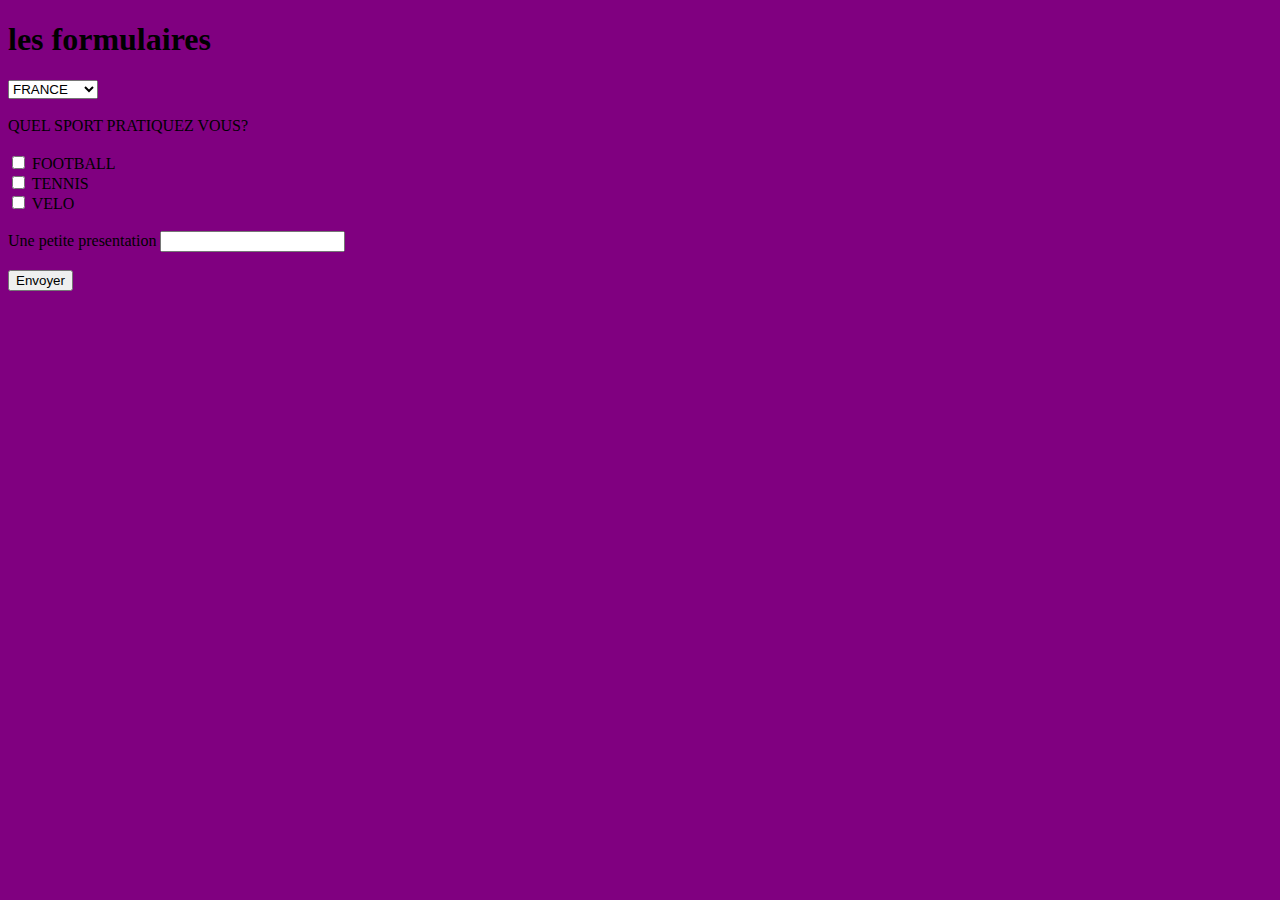
<file: Fichier-html-css/Chapitre-61/index.html>
<!DOCTYPE html>
<html lang="en">
<head>
    <meta charset="UTF-8">
    <meta name="viewport" content="width=device-width, initial-scale=1.0">
    <link rel="stylesheet" href="style.css">
    <title>Document</title>
</head>
<body>
    <h1>les formulaires</h1>
    <form method="post" action="traitement.php ">
       <select name="pays"> <!-- l'element select permet de definir une liste -->

        <optgroup label="europe">EUROPE</optgroup> <!-- Avec sa valeur option on peut definir les options de notre liste -->
            <option value="france">FRANCE</option>
            <option value="italy">ITALY</option>
            <option value="espagne">ESPAGNE</option>
        <optgroup label="amerique">AMERIQUE</optgroup>
            <option value="canada">CANADA</option>
            <option value="etat-unis">ETAT-UNIS</option>
        <optgroup label="afrique">AFRIQUE</optgroup>
            <option value="maroc">MAROC</option>
            <option value="senegal">SENEGAL</option>
            <option value="mali">MALI</option>
            
        </select><br><br>

        QUEL SPORT PRATIQUEZ VOUS?<br><br>
        <input type="checkbox" id="football" name="sport" value="football">
        <label for="football">FOOTBALL</label><br>
        
        <input type="checkbox" id="tennis" name="sport" value="tennis">
        <label for="tennis">TENNIS</label><br>
        
        <input type="checkbox" id="vélo" name="sport" value="vélo">
        <label for="vélo">VELO</label><br><br>
        


        <label for="prez">Une petite presentation</label>
        <input type="text" id="prez" name="presentation"><br><br>

        <input type="submit" value="Envoyer">

    </form>
    
</body>
</html>
</file>
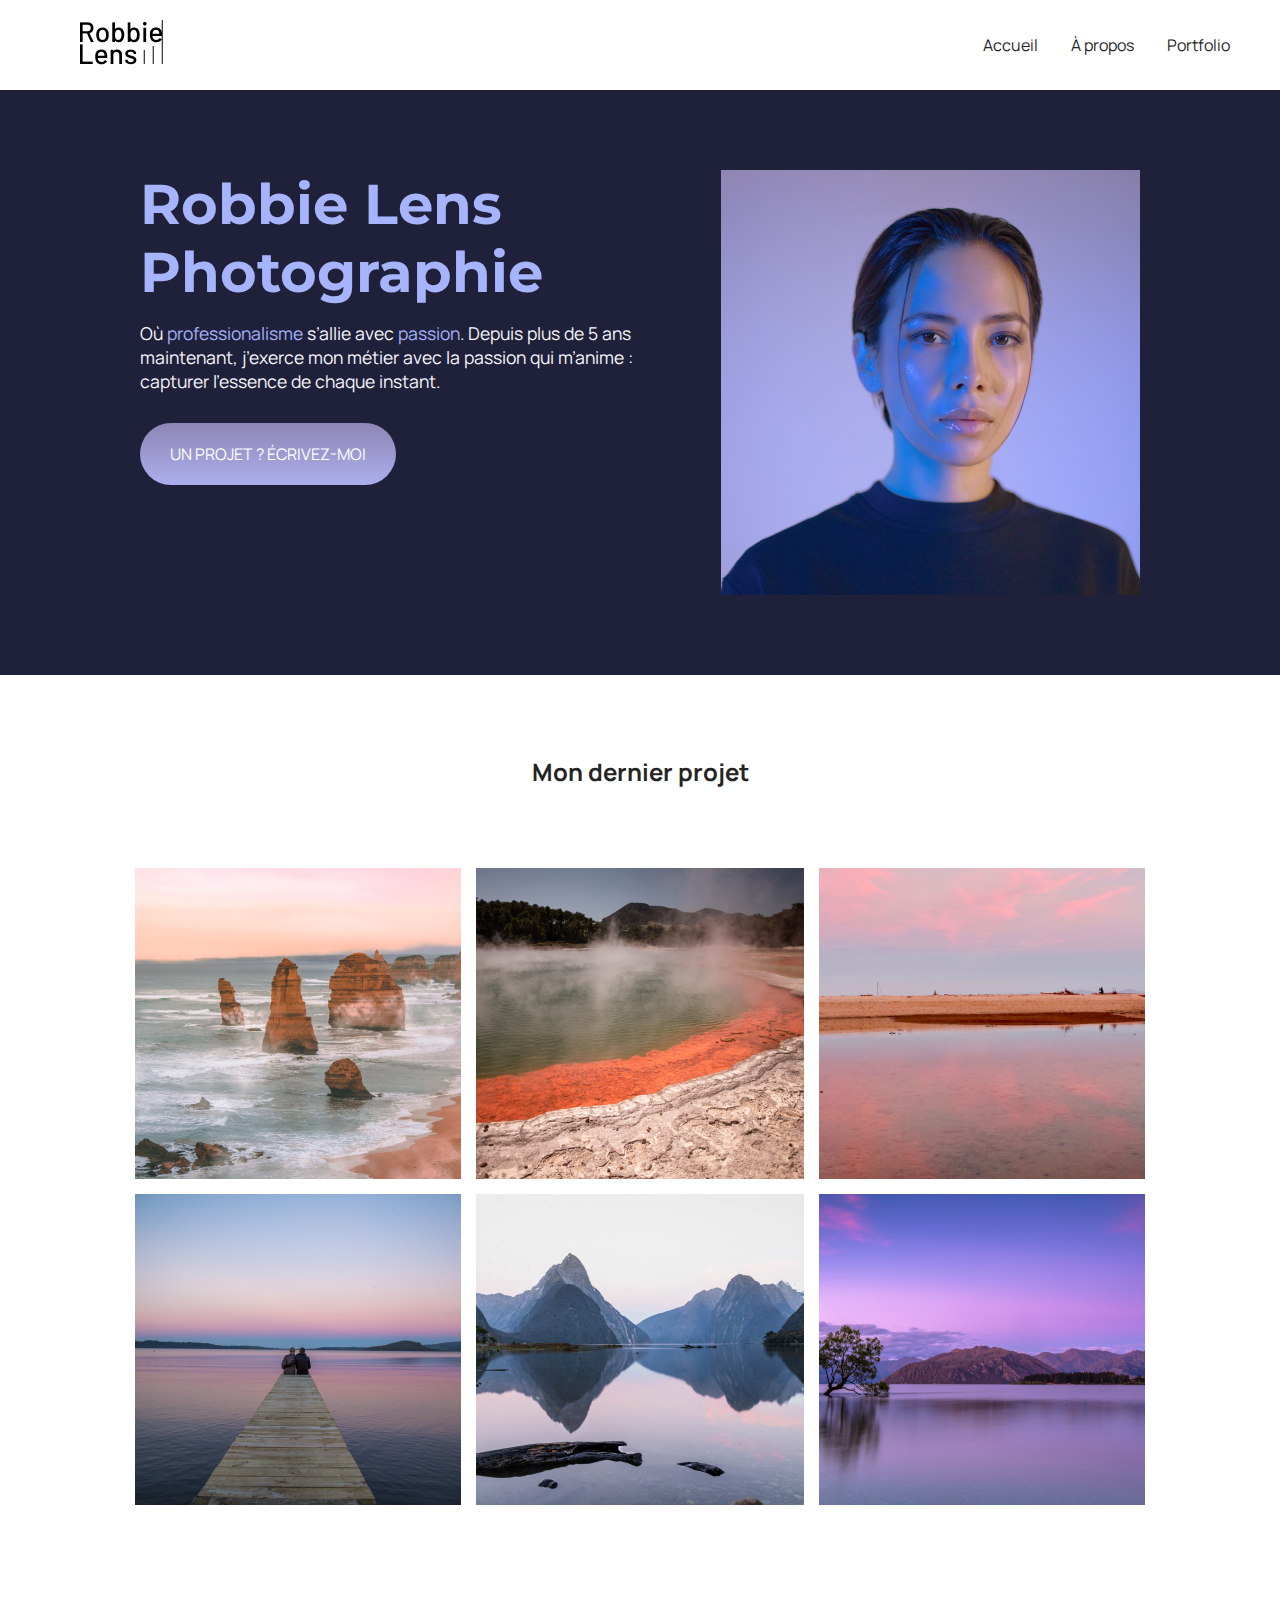
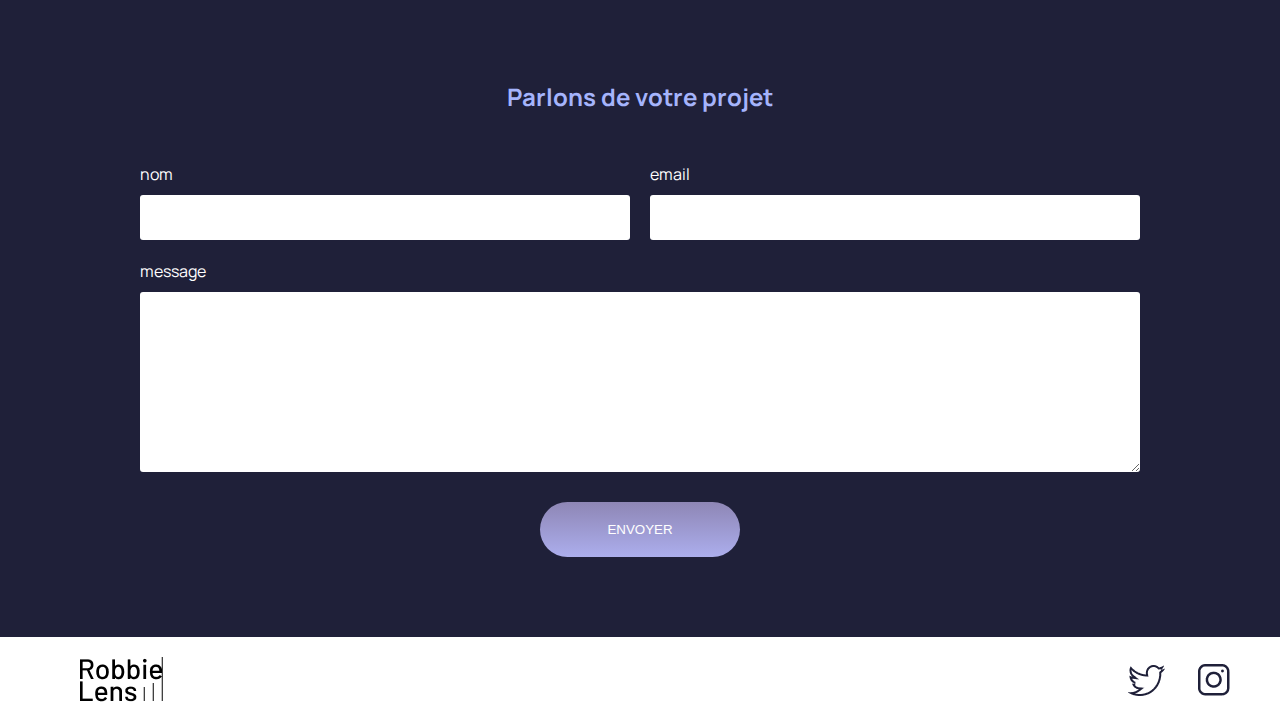
<file: Tache-02/le site de robbie lens/index.html>
<!DOCTYPE html><html lang="fr"><head>
    <meta charset="utf-8">
    <title>Accueil - Robbie Lens Photographie</title>
    <link href="css/style.css" rel="stylesheet">
    <link href="css/index.css" rel="stylesheet">
    <link rel="preconnect" href="https://fonts.googleapis.com">
    <link rel="preconnect" href="https://fonts.gstatic.com" crossorigin="">
    <link href="https://fonts.googleapis.com/css2?family=Manrope&amp;family=Montserrat&amp;display=swap" rel="stylesheet">
</head>

<body>
    <header>
        <nav>
            <a href="index.html" class="lien-icone">
                <img src="images/logo.png" alt="Logo Robbie Lens">
            </a>
            <div>
                <a href="index.html">Accueil</a>
                <a href="a-propos.html">À propos</a>
                <a href="portfolio.html">Portfolio</a>
            </div>
        </nav>
    </header>
    <main>
        <section class="accueil-introduction">
            <div>
                <h1>Robbie Lens Photographie</h1>
                <p>
                    Où <em>professionalisme</em> s’allie avec <em>passion</em>. Depuis
                    plus de 5 ans maintenant, j’exerce mon métier avec la passion
                    qui m’anime : capturer l’essence de chaque instant.
                </p>
                <a href="#contact" class="cta">UN PROJET ? ÉCRIVEZ-MOI</a>
            </div>
            <img src="images/robbie-lens.png" alt="Portrait avec effet de la photographe Robbie Lens">
        </section>
        <section class="accueil-photos">
            <h2>Mon dernier projet</h2>
            <div>
                <img src="images/element-1.png" alt="Twelve apostles - Australie">
                <img src="images/element-2.png" alt="Wai-O-Tapu - Nouvelle-Zélande">
                <img src="images/element-3.png" alt="Parc National d’Abel Tasman - Nouvelle-Zélande">
            </div>
            <div>
                <img src="images/element-4.png" alt="Lac Rotorua - Nouvelle-Zélande">
                <img src="images/element-5.png" alt="Milford Sound - Nouvelle-Zélande">
                <img src="images/element-6.png" alt="Lac Wanaka - Nouvelle-Zélande">
            </div>
        </section>
        <section id="contact" class="section-contact">
            <h2>Parlons de votre projet</h2>
            <form method="get" action="">
                <div class="form-nom-email">
                    <div class="form-column">
                        <label for="nom">nom</label>
                        <input type="text" name="nom" id="nom">
                    </div>
                    <div class="form-column">
                        <label for="email">email</label>
                        <input type="e-mail" name="email" id="email">
                    </div>
                </div>
                <label for="message">message</label>
                <textarea name="message" id="message" rows="10"></textarea>
                <input type="submit" value="ENVOYER" class="cta">
            </form>
        </section>
    </main>
    <footer>
        <a href="index.html" class="lien-icone">
            <img src="images/logo.png" alt="Logo Robbie Lens">
        </a>
        <div>
            <a target="_blank" href="https://twitter.com/" class="lien-icone">
                <img src="images/twitter.png" alt="Logo Twitter">
            </a>
            <a target="_blank" href="https://www.instagram.com/" class="lien-icone">
                <img src="images/instagram.png" alt="Logo Instagram">
            </a>
        </div>
    </footer>



</body></html>
</file>
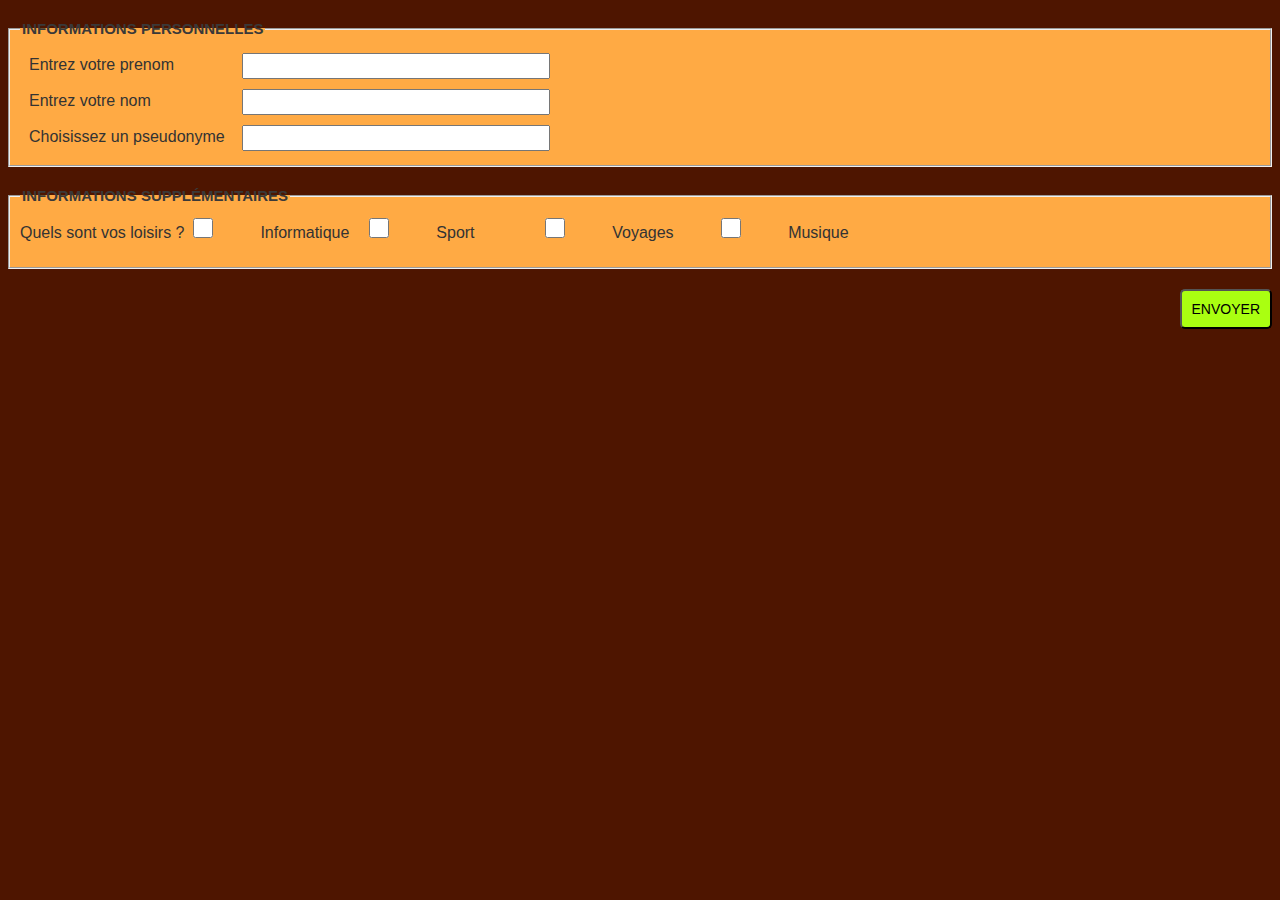
<file: Tache 01/Fichier-html-css/chapitre-63/index.html>
<!DOCTYPE html>
<html lang="en">
<head>
    <meta charset="UTF-8">
    <meta name="viewport" content="width=device-width, initial-scale=1.0">
    <link rel="stylesheet" href="style.css">
    <title>formulaire</title>
    <form method="post" action="traitement.php">
        <fieldset id="section1">
            <legend>Informations personnelles</legend>
                <label for="prenom">Entrez votre prenom</label>
                <input type="text" id="prenom" name="prenom"><br>
                <label for="nom">Entrez votre nom</label>
                <input type="text" id="nom" name="nom"><br>
                <label for="pseudo">Choisissez un pseudonyme</label>
                <input type="text" id="pseudo" name="pseudo"><br>
        </fieldset>

     <fieldset id="section2">
        <legend>Informations supplémentaires</legend>
        Quels sont vos loisirs ?
            <input type="checkbox" name="hobbies" value="informatique" id="inf">
             <label for="informatique">Informatique</label>
            <input type="checkbox" name="hobbies" value="sport" id="sport">
             <label for="sport">Sport</label>
             <input type="checkbox" name="hobbies" value="voyages" id="voyages">
             <label for="voyages">Voyages</label>
            <input type="checkbox" name="hobbies" value="musique" id="musique">
            <label for="musique">Musique</label>
     </fieldset>

        
        <input type="submit" value="Envoyer">
    </form>
</head>
<body>
    
</body>
</html>
</file>
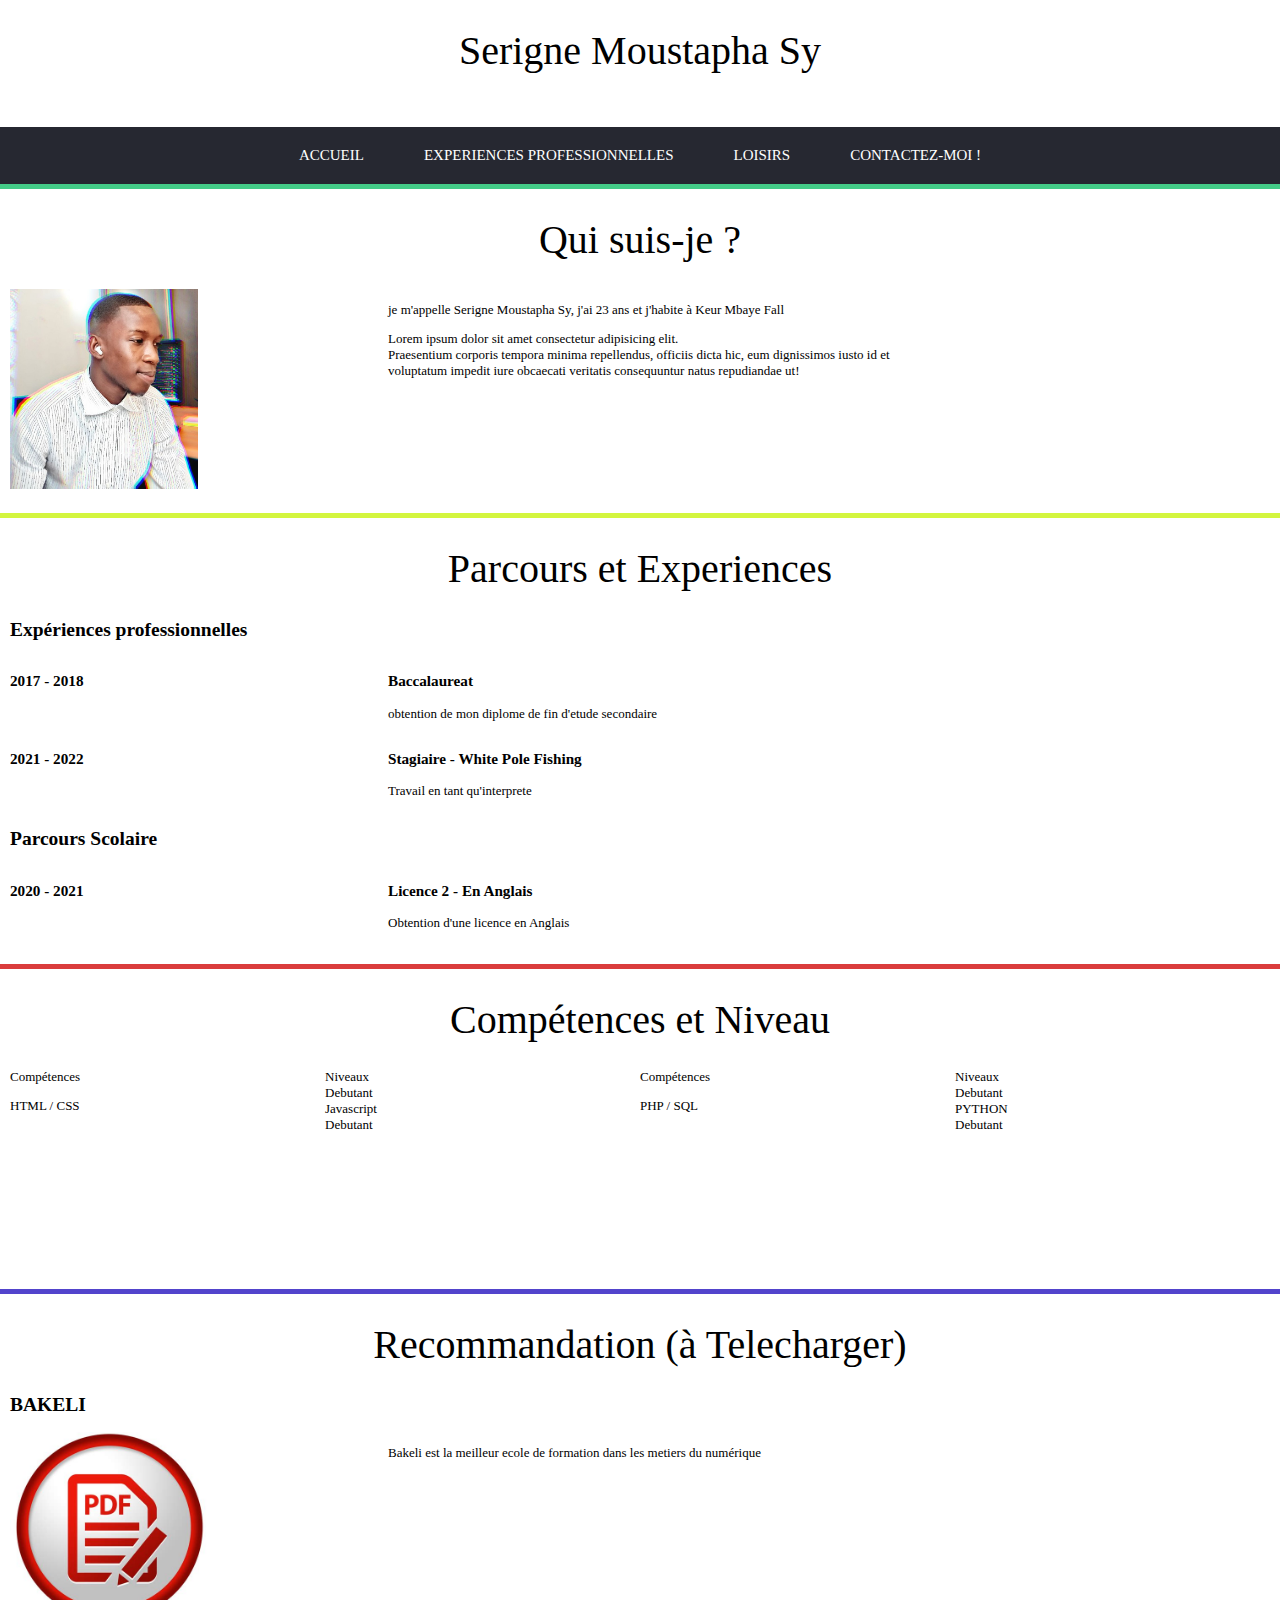
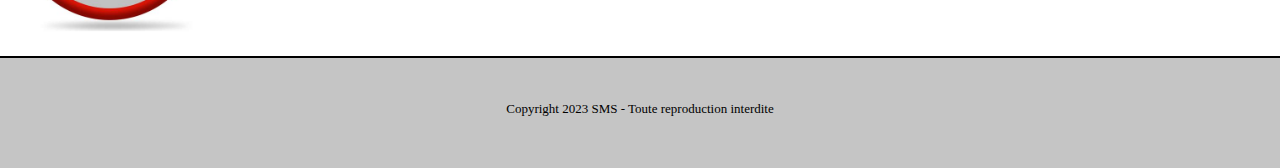
<file: Tache 01/Fichier-html-css/Création-d'un-site-personnel-dernier-chapitre-tache-01/index.html>
<!DOCTYPE html>
<html lang="fr-FR">
    <head>
        <title>Mon CV en ligne</title>
        <meta charset="UTF-8">
        <meta name="viewport" content="width=device-width, initial-scale=1.0">
        <meta name="description" content="présentation -CV de Moustapha ">
        <link rel="stylesheet" href="style.css">
    </head>
    <body>
        <header>
            <h1>Serigne Moustapha Sy</h1>
        </header>
        <nav>
            <div class="table">
                <ul>
                    <li class="menu-ind">
                        <a href="index.html">Accueil</a>
                    </li>
                    <li class="menu-exp">
                        <a href="experiences-pro.html">Experiences professionnelles</a>
                    </li>
                    <li class="menu-hob">
                        <a href="hobbies.html">Loisirs</a>
                    </li>
                    <li class="menu-con">
                        <a href="contact.html">Contactez-moi !</a>
                    </li>
                </ul>
            </div>
        </nav>
        <article>
            <section class="presentation">
                <div class="sec">
                    <h1>Qui suis-je ?</h1>
                    <div class="left">
                        <img src="images/tapha - Copie.jpg" alt="Ma photo">
                    </div>
                    <div class="right">
                        <p>je m'appelle Serigne Moustapha Sy, j'ai 23 ans et j'habite à Keur Mbaye Fall</p>
                        <p>Lorem ipsum dolor sit amet consectetur adipisicing elit. <br> Praesentium corporis tempora minima repellendus, officiis dicta hic, eum dignissimos iusto id et <br>voluptatum impedit iure obcaecati veritatis consequuntur natus repudiandae ut!</p>
                    </div>
                </div>
            </section>
            <section class="parcours">
                <h1>Parcours et Experiences</h1>
                <div class="sec">
                    <h2>Expériences professionnelles</h2>
                    <div class="exp">
                        <div class="left">
                            <h3>2017 - 2018</h3>
                        </div>
                        <div class="right">
                            <h3>Baccalaureat</h3>
                            <p>obtention de mon diplome de fin d'etude secondaire</p>
                        </div>
                    </div>
                    <div class="exp">
                        <div class="left">
                            <h3>2021 - 2022</h3>
                        </div>
                        <div class="right">
                            <h3>Stagiaire - White Pole Fishing</h3>
                            <p>Travail en tant qu'interprete</p>
                        </div>
                    </div>
                    <h2>Parcours Scolaire</h2>
                    <div class="exp">
                        <div class="left">
                            <h3>2020 - 2021</h3>
                        </div>
                        <div class="right">
                            <h3>Licence 2 - En Anglais</h3>
                            <p>Obtention d'une licence en Anglais</p>
                        </div>
                    </div>
                </div>
            </section>
            <section class="competences">
                <h1>Compétences et Niveau</h1>
                <div class="sec">
                    
                    <div class="cleft">
                        
                        <div class="sous">
                            <div class="sousleft">Compétences</div>
                            <div class="sousright">Niveaux</div>
                        </div>
                        <div class="sous">
                            <div class="sousleft"><p>HTML / CSS</p></div>
                            <div class="sousright">Debutant</div>
                        </div>
                        <div class="sous">
                            <div class="sousleft">Javascript</div>
                            <div class="sousright">Debutant</div>
                        </div>
                    </div>
                    
                    <div class="cright">
                        
                        <div class="sous">
                            <div class="sousleft">Compétences</div>
                            <div class="sousright">Niveaux</div>
                        </div>
                        <div class="sous">
                            <div class="sousleft"><p>PHP / SQL</p></div>
                            <div class="sousright">Debutant</div>
                        </div>
                        <div class="sous">
                            <div class="sousleft">PYTHON</div>
                            <div class="sousright">Debutant</div>
                        </div>
                        
                    
                    </div>
                </div>
            </section>
            <section class="recommandation">
                <h1>Recommandation (à Telecharger)</h1>
                <div class="sec">
                    <div class="reco">
                        <h2>BAKELI</h2>
                        <div class="left">
                            <a href="fichier-pdf/Fiche de renseignements - 30_08_2023 - Bakeli DAKAR - .pdf" target="_blank"><img src="fichier-pdf/pdflogo.jpeg"></a>
                        </div>
                        <div class="right">
                            <p>Bakeli est la meilleur ecole de formation dans les metiers du numérique</p>
                        </div>
                    </div>
                    

                </div>
                
            </section>
        </article>
        <footer>
            <p>Copyright 2023 SMS - Toute reproduction interdite</p>
        </footer>
    </body>
</html>
</file>
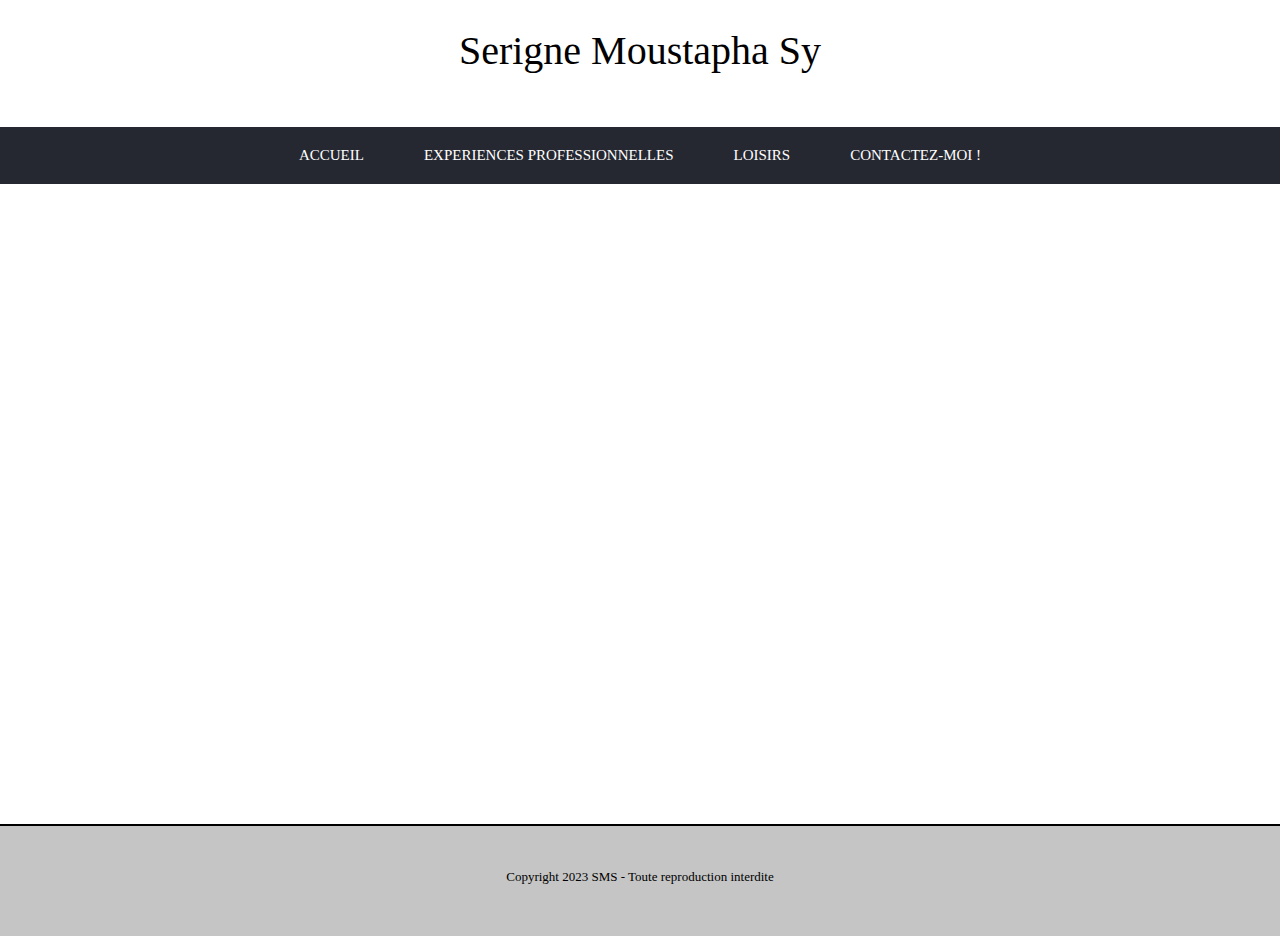
<file: Tache 01/Fichier-html-css/Création-d'un-site-personnel-dernier-chapitre-tache-01/experiences-pro.html>
<!DOCTYPE html>
<html lang="fr-FR">
    <head>
        <title>Mon CV en ligne</title>
        <meta charset="UTF-8">
        <meta name="viewport" content="width=device-width, initial-scale=1.0">
        <meta name="description" content="Découvrez mes experiences professionnelles passées ">
        <link rel="stylesheet" href="style.css">
    </head>
    <body>
        <header>
            <h1>Serigne Moustapha Sy</h1>
        </header>
        <nav>
            <div class="table">
                <ul>
                    <li class="menu-ind">
                        <a href="index.html">Accueil</a>
                    </li>
                    <li class="menu-exp">
                        <a href="experiences-pro.html">Experiences professionnelles</a>
                    </li>
                    <li class="menu-hob">
                        <a href="hobbies.html">Loisirs</a>
                    </li>
                    <li class="menu-con">
                        <a href="contact.html">Contactez-moi !</a>
                    </li>
                </ul>
            </div>
        </nav>
        <section class="orange">
            <div class="sec">
                <div class="leftexp">

                </div>
                <div class="rightexp">

                </div>
            </div>
        </section>
            <div class="sec">
                <div class="leftexp">

                </div>
                <div class="rightexp">
                    
                </div>
            </div>
        <section class="rose">

        </section>
        <footer>
            <p>Copyright 2023 SMS - Toute reproduction interdite</p>
        </footer>
    </body>
</html>
</file>
<file: Fichier-html-css/Chapitre-61/style.css>
body{
    background-color: purple;
}
</file>
<file: Tache-02/le site de robbie lens/css/style.css>
* {
  margin: 0;
}

body {
  font-family: 'Manrope', sans-serif;
  font-size: 1em;
  background-color: #1f2039;
}

a {
  color: #242424;
  text-decoration: none;
}

em {
  color: #a5b4fc;
  font-style: normal;
}

h1 {
  font-size: 3.5em;
  color: #a5b4fc;
  font-family: 'Montserrat', sans-serif;
}

h2 {
  color: #f9f8ff;
}

p,
li {
  font-size: 1.1em;
  color: #f9f8ff;
}

header,
footer {
  background-color: white;
  padding: 20px 50px;
}

.cta {
  display: inline-block;
  background: linear-gradient(#8e86b5, #acaeed);
  color: white;
  border-radius: 50px;
  padding: 20px 30px;
}

a:hover {
  text-decoration: underline;
}

.cta:hover {
  background: linear-gradient(#696484, #8788ba);
  text-decoration: none;
}

.lien-icone {
  margin-left: 30px;
}

.lien-icone:hover {
  opacity: 0.5;
}

section {
  padding: 80px;
}

footer,
nav {
  display: flex;
  flex-direction: row;
  align-items: center;
  justify-content: space-between;
}

nav a {
  margin-left: 30px;
}

@media screen and (max-width: 996px) {
  header nav {
    flex-direction: column;
    align-items: center;
    justify-content: center;
  }

  header nav img {
    margin-bottom: 20px;
  }

  header,
  footer {
    padding: 20px 20px;
  }

  h1 {
    font-size: 2em;
  }

  section {
    padding: 50px 20px 50px 20px;
  }

  nav a {
    margin-left: 10px;
    margin-right: 10px;
  }
}
</file>
<file: Tache-02/le site de robbie lens/css/index.css>
.accueil-photos {
  background-color: white;
  padding: 80px;
}

.accueil-photos h2 {
  color: #242424;
  text-align: center;
  margin-bottom: 80px;
}

.accueil-photos div {
  display: flex;
  flex-direction: row;
  gap: 15px;
  justify-content: center;
  margin-bottom: 15px;
}

.accueil-introduction {
  display: flex;
  flex-direction: row;
  max-width: 1000px;
  align-items: flex-start;
  margin: auto;
}

.accueil-introduction h1 {
  margin-bottom: 15px;
}

.accueil-introduction p {
  margin-bottom: 30px;
}

.accueil-introduction div {
  padding-right: 80px;
}

.section-contact h2 {
  color: #a5b4fc;
  text-align: center;
  margin-bottom: 50px;
}

form {
  display: flex;
  flex-direction: column;
  max-width: 1000px;
  margin: auto;
  color: white;
}

.form-nom-email {
  display: flex;
  flex-direction: row;
  gap: 20px;
}

.form-column {
  flex: 1;
  display: flex;
  flex-direction: column;
  margin-bottom: 20px;
}

input,
textarea {
  padding: 15px;
  border-radius: 3px;
  border: none;
}

label {
  margin-bottom: 10px;
}

input[type='submit'] {
  width: 200px;
  margin: auto;
  margin-top: 30px;
}

@media screen and (max-width: 996px) {
  .accueil-introduction {
    flex-direction: column;
    align-items: center;
    justify-content: center;
  }

  .accueil-introduction div {
    padding-right: 0;
    text-align: center;
    order: 2;
  }

  .accueil-introduction img {
    order: 1;
    margin-bottom: 20px;
    width: 100%;
  }

  .accueil-photos {
    padding: 20px;
  }

  .accueil-photos div {
    flex-direction: column;
  }

  .section-contact {
    padding: 50px 20px;
  }

  .form-nom-email {
    flex-direction: column;
    gap: 0;
  }
}
</file>
<file: Tache 01/Fichier-html-css/chapitre-63/style.css>
body{
    font-size: 16px;
    font-family: Verdana, Geneva, Tahoma, sans-serif;
    color: #333;
    background-color: rgb(78, 21, 0);
}
#section1{
    background-color: #fa4;
    padding: 10px;
    margin: 20px 0px;
    
}
#section2{
    background-color: #fa4;
    padding: 10px;
    margin: 20px 0px;
    
}
#section1:hover, #section2:hover{
    box-shadow: 0px 0px 5px #444;
}
legend{
    font-weight: bold;
    text-transform: uppercase;
    font-size: 15px;
    color:#3a3939;
}
#section1 input{
    width: 300px;
    height: 20px;
}
#section2 input{
    width: 20px;
    height: 20px;
}
#section1 label{
    display: inline-block;
    width: 200px;
    padding: 9px;
}
#section2 label{
    display: inline-block;
    width: 100px;
    padding: 10px 0px 15px 40px;
}
input[type="submit"]{
    float: right;
    padding: 10px;
    font-size: 14px;
    color: #000;
    background-color: #af1;
    font-wieght: bold;
    text-transform: uppercase; border-radius: 5px;
    
}


input[type="submit"]:hover{
    box-shadow: 0px 0px 5px #fff7f7;
    background-color: red;
    color: #fff;
}
</file>
<file: Tache 01/Fichier-html-css/Création-d'un-site-personnel-dernier-chapitre-tache-01/style.css>
body{
    font-family: 'Century Gothic', Calibri, serif;
    font-size: 13px;
    margin: 0px;
    padding: 0px;
}

h1{
    font-size: 40px;
    font-weight: normal;
    text-align: center;
}

header{
    height: 100px;
}

footer{
    height: 80px;
    padding-top: 30px;
    text-align: center;
    background-color: #c5c5c5;
    border-top: 2px solid black;
}
nav{
    width: 100%;
    background-color: #262831;
}
nav ul{
    margin: 0px;
    padding: 0px;
}
nav li{
    list-style-type: none;
    float: left;
}
nav a{
    display: inline-block;
    text-decoration: none;
    padding: 20px 30px;
    color: #fff;
    text-transform: uppercase;
    font-size: 15px;
}
.table{
    display: table;
    margin: 0 auto;
}
.menu-ind:hover, .presentation{
    border-top: 5px solid #4c8;
    background-color: rgba(64,200,130, 0,15);
}
.menu-exp:hover, .parcours{
    border-top: 5px solid rgb(211, 245, 62);
    background-color: rgba(64,200,130, 0,15);
}
.menu-hob:hover, .competences{
    border-top: 5px solid rgb(218, 60, 60);
    background-color: rgba(64,200,130, 0,15);
}
.menu-con:hover, .recommandation{
    border-top: 5px solid rgb(82, 68, 204);
    background-color: rgba(64,200,130, 0,15);
}

nav li:hover a{
    padding: 15px 30px 20px 30px;
}

section{
    width: 100%;
    min-height: 300px;
    padding-bottom: 10px;
    margin-bottom: 10px;
}
.sec{
    margin: 0px 10px;
}
.left{
    float: left;
    width: 30%;
}
.right{
    float: left;
    width: 70%;
}
.cleft, .cright, .sousleft, .sousright{
    width: 50%;
    float: left;
}
.sec::after, .exp::after, .reco::after{
    content: "";
    display: table;
    clear: both;
}








@media screen and (max-width: 780px) {
    header{
        height: 50px;
    }
    h1{
        font-size: 20px;
        margin: 20px 0px 0px 0px;
    }
    nav li a{
        font-size: 12px;
        padding: 10px;
    }
    nav li:hover a{
        padding: 5px 10px 10px 10px;
    }

}
img{
    height: 200px;
    width: 0 auto;
}
</file>
